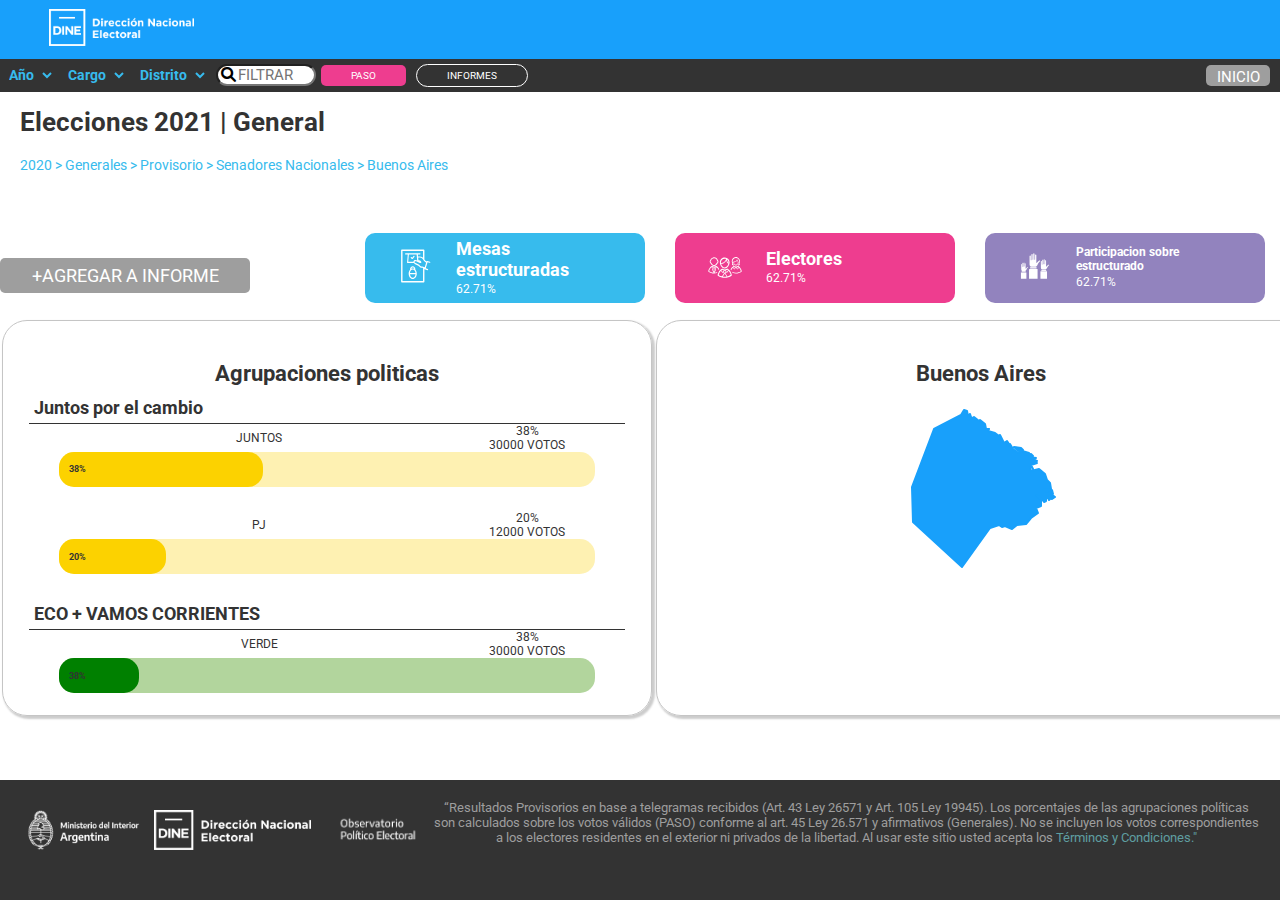
<file: generales.html>
<!DOCTYPE html>
<html lang="es">

<head>
  <meta charset="UTF-8" />
  <meta name="viewport" content="width=device-width, initial-scale=1.0" />
  <link rel="shortcut icon" href="img/icons/favicon-16x16.png">
  
  <title>Generales | GOB</title>

  <link rel="stylesheet" href="https://cdnjs.cloudflare.com/ajax/libs/font-awesome/6.0.0-beta3/css/all.min.css" />
  <link rel="stylesheet" href="https://cdnjs.cloudflare.com/ajax/libs/fontawesome/5.15.4/css/all.min.css"
    crossorigin="anonymous" referrerpolicy="no-referrer" />
  <!-- Estilos CSS -->
  <link rel="stylesheet" href="css/common.css" />
  <link rel="stylesheet" href="./css/pages/generales.css">
</head>

<body>

  <head>
    <meta charset="UTF-8" />
    <meta name="viewport" content="width=device-width, initial-scale=1.0" />
    <link rel="shortcut icon" href="img/icons/favicon-16x16.png">
    <title>Generales | GOB</title>

    <link rel="stylesheet" href="https://cdnjs.cloudflare.com/ajax/libs/font-awesome/6.0.0-beta3/css/all.min.css" />
    <link rel="stylesheet" href="https://cdnjs.cloudflare.com/ajax/libs/fontawesome/5.15.4/css/all.min.css"
      crossorigin="anonymous" referrerpolicy="no-referrer" />
    <!-- Estilos CSS -->
    <link rel="stylesheet" href="css/common.css" />
    <link rel="stylesheet" href="css/pages/generales.css" />
  </head>

  <body>
    <header>
      <!--Barra de logo portal-->
      <div class="barra-de-logo">
        <a href="index.html">
          <img src="img/Logo_DINE_negativo.png" alt="logo" class="logo" />
        </a>
      </div>
      <!--Barra de menú principal-->
      <div class="barra-de-menu">
        <div class="selects">
          <select name="Año" class="anio" id="select-anio">
            <option value="none" selected disabled>Año</option>
          </select>
          <select name="Cargo" class="cargo" id="select-cargo">
            <option value="none" selected disabled>Cargo</option>
          </select>
          <select name="Distrito" class="distrito" id="select-districto">
            <option value="none" selected disabled>Distrito</option>
          </select>
          <i class="fa-solid fa-magnifying-glass" id="Lupa"></i>
          <input type="search" class="filtrar" placeholder="FILTRAR">
        </div>
        <ul>
          <li><a class="boton-paso" href="paso.html">PASO</a></li>
        </ul>
        <ul>
          <li><a class="boton-informe" href="informes.html">INFORMES</a></li>
        </ul>
        <ul class="inicio">
          <li><a href="index.html">INICIO</a></li>
        </ul>
      </div>
    </header>
    <!-- Contenido principal de la página --> 
    <main>
      <div class="mensajes">
        <div class="verde" id="mensaje-verde">
          <p><i class="fa fa-thumbs-up"></i> Se agregó con éxito el resultado al informe</p>
        </div>
        <div class="rojo" id="mensaje-rojo">
          <p><i class="fa fa-exclamation-triangle"></i> Error: Se produjo un error al intentar agregar resultados al informe</p>
        </div>
        <div class="amarillo" id="mensaje-amarillo">
          <p><i class="fa fa-exclamation"></i> La operación no se pudo completar</p>
        </div>
    </div>
      <!--Seccion para agregar una palicula favorita por codigo-->
      <div class="texto">
        <h1 class="titulo-principal" id="titulo-principal">Elecciones 2021 | General</h1>

        <p class="texto-path" id="ruta-elecciones">2020 > Generales > Provisorio > Senadores Nacionales > Buenos
          Aires</p>
      </div>
      <div class="all-container">
        <div class="contenedor-cajas">
          
            <button class="agregar-informe">
              <span>+Agregar a informe</span>
            </button>
         
          <div class="derecha">
            <div class="mesas-estructuradas">
              <div class="icono-mesa">
                <svg version="1.1" id="Capa_1" xmlns="http://www.w3.org/2000/svg"
                            xmlns:xlink="http://www.w3.org/1999/xlink" x="0px" y="0px" width="841.889px"
                            height="595.281px" viewBox="0 0 841.889 595.281" enable-background="new 0 0 841.889 595.281"
                            xml:space="preserve" class="v-icon__component theme--light"
                            style="font-size: 50px; height: 50px; width: 50px;">
                            <g>
                                <path fill="#FFFFFF"
                                    d="M671.434,227.503l-43.614-14.145c-2.358-1.179-4.716-1.179-8.252,1.179
                                                                        c-2.357,1.179-4.715,3.536-4.715,5.894l-1.179,3.536c-9.431-8.251-22.396-20.039-34.185-35.363V31.827
                                                                        c0-7.072-5.894-11.788-11.788-11.788H198.746c-7.073,0-11.788,5.895-11.788,11.788v530.448c0,7.072,4.715,11.787,11.788,11.787
                                                                        h368.955c7.073,0,11.788-4.715,11.788-11.787V348.917c1.179,2.357,3.536,3.536,4.715,4.716l44.794,14.145c1.179,0,2.357,0,3.536,0
                                                                        c4.715,0,8.251-2.357,9.43-7.072s-1.179-10.609-5.894-12.967l0,0l-34.185-11.787l30.648-102.554l34.185,10.608l0,0
                                                                        c4.715,1.179,10.608-1.179,12.966-7.072C679.685,234.576,676.149,228.682,671.434,227.503z M555.914,550.487H210.533V43.615
                                                                        h345.381v113.162c-29.47-25.934-77.799-21.218-83.693-20.039l-3.536-34.185h35.363c5.894,0,10.609-4.715,10.609-10.609
                                                                        c0-5.894-4.716-10.608-10.609-10.608H262.4c-4.715,2.357-9.43,7.072-9.43,12.966c0,5.895,4.715,10.609,10.608,10.609h35.363
                                                                        l-11.787,132.022c0,2.357,1.179,5.894,2.357,8.251c2.357,2.358,4.715,3.537,7.072,3.537h103.731
                                                                        c5.895,9.43,15.324,12.966,16.503,14.145c0,0,29.47,15.324,51.866,24.755c12.967,5.894,15.324,9.43,20.039,14.145
                                                                        c2.357,3.537,5.894,7.073,10.609,10.609c14.146,12.967,34.185,14.146,40.078,15.324l17.682,4.715L555.914,550.487z
                                                                        M456.897,203.927l-8.251-3.536c-1.179-1.179-17.682-8.251-31.827-3.536c-8.251,2.357-14.145,8.251-18.86,17.682
                                                                        c-2.357,4.715-3.536,8.251-3.536,12.967h-87.229l10.608-122.593h130.844L456.897,203.927z M585.383,319.448l-42.436-11.788
                                                                        c-1.179,0-2.357,0-3.536,0c0,0-17.682,0-28.291-9.431c-3.536-3.536-5.894-7.072-8.251-9.43
                                                                        c-5.894-7.073-11.788-12.967-27.112-20.039c-22.396-9.431-50.687-24.755-51.865-24.755c0,0-7.073-3.536-9.431-9.43
                                                                        c-1.179-3.536-1.179-7.072,1.179-10.609c2.357-4.715,4.716-5.894,7.073-7.072c5.894-2.357,14.145,1.179,17.682,2.357l62.475,25.933
                                                                        c4.715,1.18,15.324,4.716,22.396-2.357c4.715-4.715,3.536-11.787-2.357-21.218c-10.609-16.503-29.469-20.039-37.721-20.039
                                                                        c-1.179,0-2.357,0-2.357,0c-1.179,0-2.357,0-3.536,0l0,0l-4.716-36.542l-1.179-8.251c0,0,0,0,1.179,0
                                                                        c0,0,56.581-8.252,76.621,24.754c15.323,25.933,38.899,50.688,56.58,62.475L585.383,319.448z">
                                </path>
                                <path fill="#FFFFFF"
                                    d="M368.49,179.174c2.357,1.179,3.536,2.357,5.894,2.357l0,0l0,0c3.536,0,5.895-1.179,8.252-3.536
                                                                        l29.469-35.363c3.536-4.715,2.357-10.609-1.179-14.146c-2.357-1.179-4.715-2.357-7.072-2.357c-2.358,0-4.716,1.179-7.073,3.536
                                                                        l-12.966,15.324l-9.431,11.788l-5.894-4.716l-4.715-3.536c-4.716-3.536-10.609-2.357-14.146,2.357
                                                                        c-3.536,4.716-2.357,10.609,2.357,14.146L368.49,179.174z">
                                </path>
                                <path fill="#FFFFFF"
                                    d="M427.428,359.526c0-2.357,0-3.536,0-5.894c0,0,0,0,0-1.18l0,0l0,0c0-28.29-20.039-50.688-44.793-50.688
                                                                        c-24.755,0-44.794,22.397-44.794,50.688l0,0l0,0c0,2.358,0,4.716,0,7.073c-14.145,16.503-23.575,40.078-23.575,67.189l0,0l0,0
                                                                        c0,48.33,30.648,88.408,68.369,88.408c37.72,0,68.368-40.078,68.368-88.408l0,0l0,0
                                                                        C451.003,399.604,441.573,376.029,427.428,359.526z M382.635,495.085c-23.576,0-43.615-25.933-47.151-57.76h94.302
                                                                        C427.428,469.152,407.389,495.085,382.635,495.085z M406.21,344.202c-7.073-3.536-15.324-5.894-23.575-5.894
                                                                        c-8.252,0-16.503,2.357-23.576,5.894c3.537-12.967,12.967-21.218,23.576-21.218C394.422,321.805,403.853,331.235,406.21,344.202z
                                                                        M382.635,358.347c23.575,0,43.614,24.754,47.15,57.76h-94.302C339.02,383.101,359.059,358.347,382.635,358.347z">
                                </path>
                            </g>
                        </svg>
              </div>
              <div class="contenido-mesa">
                <h3>Mesas estructuradas</h3>
                <p>62.71%</p>
              </div>
            </div>
            <div class="electores">
              <div class="icono-electores">
                <svg version="1.1" id="Layer_1" xmlns="http://www.w3.org/2000/svg"
                            xmlns:xlink="http://www.w3.org/1999/xlink" x="0px" y="0px" width="841.889px"
                            height="595.281px" viewBox="0 0 841.889 595.281" enable-background="new 0 0 841.889 595.281"
                            xml:space="preserve" class="v-icon__component theme--light"
                            style="font-size: 50px; height: 50px; width: 50px;">
                            <title>comunidad</title>
                            <path fill="#FFFFFF"
                                d="M462.824,342.115h-0.59c-3.125-1.252-6.67-0.854-9.438,1.062c-10.771,7.341-23.424,11.436-36.453,11.797
                                                                        c-13.2-0.436-26.022-4.519-37.043-11.797c-2.89-1.642-6.43-1.642-9.319,0c-54.148,26.779-76.682,98.859-71.845,112.897
                                                                        c0.632,1.725,1.735,3.237,3.186,4.365c34.136,22.816,73.983,35.608,115.021,36.925c41.28-0.521,81.446-13.472,115.257-37.161
                                                                        c1.454-1.173,2.557-2.724,3.186-4.482C539.387,440.739,516.973,368.659,462.824,342.115z M458.813,359.693
                                                                        c5.067,2.88,9.848,6.237,14.275,10.027l-21.707,27.016l-21.353-26.426c10.135-1.979,19.866-5.647,28.784-10.854V359.693z
                                                                        M434.039,395.084l-17.342,20.999c0,0,0,0.59,0,0.826c0,0.235,0,0,0-0.826l-17.224-20.999l17.578-21.471L434.039,395.084z
                                                                        M373.992,359.693c8.952,5.199,18.728,8.83,28.902,10.735l-21.588,26.308l-22.061-27.252c4.616-3.762,9.55-7.117,14.746-10.027
                                                                        V359.693z M315.007,447.464c5.307-26.169,17.715-50.372,35.863-69.957l25.6,32.088c1.272,1.329,3,2.13,4.837,2.241
                                                                        c1.824-0.022,3.548-0.841,4.719-2.241l4.837-5.898l12.977,15.69l-31.853,52.497c-20.349-4.863-39.705-13.204-57.216-24.656
                                                                        L315.007,447.464z M416.579,478.725c-10.703-0.196-21.366-1.381-31.852-3.539l31.852-52.143l32.088,52.496
                                                                        c-10.662,1.965-21.481,2.952-32.323,2.95L416.579,478.725z M461.29,472.709l-32.441-52.851l12.977-15.69l4.955,5.898
                                                                        c1.138,1.441,2.883,2.27,4.719,2.242l0,0c1.824-0.023,3.548-0.842,4.719-2.242l25.718-32.56
                                                                        c18.07,19.442,30.544,43.411,36.099,69.367c-17.312,11.868-36.609,20.539-56.979,25.6L461.29,472.709z">
                            </path>
                            <path fill="#FFFFFF"
                                d="M416.462,340.935c45.3,0,81.753-54.856,81.753-100.157c1.717-45.184-33.521-83.204-78.705-84.92
                                                                        s-83.204,33.521-84.92,78.706c-0.078,2.07-0.078,4.144,0,6.214C334.59,286.079,371.043,340.935,416.462,340.935z M480.756,240.778
                                                                        c0,1.298,0,2.596,0,3.894c-18.168-6.606-25.364-40.229-27.842-56.98C470.381,199.714,480.797,219.574,480.756,240.778z
                                                                        M352.05,240.778c0.387-35.316,29.094-63.76,64.412-63.822c7.58,0.036,15.093,1.435,22.178,4.129
                                                                        c-5.771,25.088-21.943,46.535-44.475,58.985c-12.627,7.394-27.523,9.911-41.88,7.079C352.168,244.553,352.05,242.666,352.05,240.778
                                                                        z M362.549,260.244c13.056-0.269,25.851-3.71,37.278-10.028c19.154-10.271,34.437-26.506,43.531-46.244
                                                                        c4.719,20.645,14.864,47.188,35.392,53.087c-6.96,32.56-33.268,66.418-62.406,66.418s-54.03-32.089-61.816-63.94
                                                                        C357.182,259.952,359.863,260.188,362.549,260.244z"></path>
                            <path fill="#FFFFFF"
                                d="M542.454,249.036l0.944,3.186c0.522,1.727,0.839,3.508,0.943,5.309l0,0c-0.551,1.18-1.966,3.657-4.247,7.433
                                                                        l-1.062,1.77c-1.563,2.695-1.181,6.096,0.943,8.376c6.438,6.525,14.637,11.034,23.595,12.977c0.584,0.114,1.185,0.114,1.77,0
                                                                        c3.892,0.367,7.345-2.489,7.713-6.381c0.352-3.722-2.251-7.075-5.943-7.658c-4.577-1.021-8.934-2.859-12.859-5.427
                                                                        c1.602-2.582,2.87-5.356,3.775-8.258c0.116-1.177,0.116-2.362,0-3.539c-0.062-3.077-0.537-6.133-1.416-9.083l-0.943-3.422
                                                                        c0-1.298-0.826-2.595-1.18-3.893v-1.18c-3.318-7.425-5.047-15.462-5.073-23.595c0.729-30.418,25.977-54.486,56.395-53.759
                                                                        s54.486,25.977,53.759,56.395c-0.187,7.795-2.025,15.461-5.395,22.492l-2.124,7.433c-0.941,3.021-1.457,6.157-1.533,9.319
                                                                        c-0.116,1.177-0.116,2.362,0,3.539c-0.056,0.352-0.056,0.71,0,1.062c0.976,2.515,2.201,4.926,3.657,7.196
                                                                        c-2.936,1.979-6.159,3.49-9.556,4.483c-3.891,0.815-6.383,4.629-5.567,8.52c0.815,3.89,4.63,6.382,8.52,5.566
                                                                        c0.443-0.093,0.877-0.228,1.294-0.401c7.512-2.082,14.32-6.159,19.701-11.797c2.093-2.286,2.518-5.642,1.062-8.376l-1.062-1.77
                                                                        c-0.943-1.534-3.421-5.663-4.246-7.314v-0.59c0.017-1.81,0.336-3.604,0.943-5.309c0.59-2.478,1.298-4.837,1.77-6.371
                                                                        c15.945-34.834,0.633-75.999-34.201-91.944s-75.999-0.633-91.944,34.201c-8.279,18.087-8.396,38.857-0.319,57.036L542.454,249.036z">
                            </path>
                            <path fill="#FFFFFF"
                                d="M642.375,297.64c-2.532-1.03-5.412-0.72-7.668,0.825c-8.872,5.963-19.276,9.24-29.965,9.438
                                                                        c-10.801-0.386-21.289-3.732-30.318-9.674c-2.138-1.544-4.956-1.771-7.313-0.59l0,0c-23.636,13.269-41.938,34.323-51.789,59.575
                                                                        c3.657,4.247,7.078,8.612,10.263,12.977c5.804-16.099,14.791-30.863,26.426-43.413l24.42,27.134
                                                                        c0.923,1.054,2.257,1.656,3.657,1.651l0,0c1.508-0.124,2.886-0.899,3.775-2.124l20.526-29.729l20.881,30.201
                                                                        c0.928,1.18,2.285,1.943,3.775,2.123l0,0c1.43-0.02,2.79-0.615,3.774-1.651l24.893-27.134c15.105,16.03,25.513,35.905,30.082,57.452
                                                                        c-24.783,16.33-53.728,25.214-83.405,25.6c-22.516-0.792-44.649-6.045-65.12-15.454c3.217,5.863,6.131,11.888,8.73,18.05
                                                                        c18.353,6.987,37.713,10.971,57.334,11.797c33.779-0.463,66.647-11.022,94.376-30.318c1.199-0.993,2.098-2.301,2.596-3.775
                                                                        C705.608,378.923,687.204,319.819,642.375,297.64z M579.615,342.705l-20.881-22.65c3.726-2.86,7.67-5.425,11.797-7.668
                                                                        c7.562,4.349,15.827,7.343,24.42,8.848L579.615,342.705z M629.989,342.705l-14.864-21.353c8.595-1.564,16.855-4.598,24.42-8.966
                                                                        c4.164,2.182,8.113,4.749,11.797,7.668L629.989,342.705z"></path>
                            <path fill="#FFFFFF"
                                d="M628.337,190.877c-1.385-2.284-4.359-3.014-6.644-1.628c-1.115,0.676-1.91,1.773-2.204,3.044
                                                                        c-6.253,27.959-24.774,29.492-39.639,30.79c-8.729,0.708-18.639,1.651-18.639,11.207c0,24.185,19.465,53.323,43.53,53.323
                                                                        c24.066,0,43.649-29.139,43.649-53.323C643.531,219.045,636.794,204.462,628.337,190.877z M604.743,278.057
                                                                        c-17.932,0-33.976-24.42-34.094-43.649c3.214-1.169,6.607-1.768,10.027-1.77c13.213-1.18,34.447-2.949,44.711-27.251
                                                                        c5.456,9.175,9.925,18.903,13.331,29.021C638.719,253.637,622.792,278.057,604.743,278.057z">
                            </path>
                            <path fill="#FFFFFF"
                                d="M313.709,362.996c3.304-4.011,6.843-7.903,10.5-11.797c-10.078-22.699-27.316-41.47-49.076-53.44l0,0
                                                                        c-2.572-1.03-5.487-0.721-7.786,0.825c-8.815,5.99-19.19,9.271-29.847,9.438c-10.771-0.347-21.232-3.697-30.2-9.674
                                                                        c-2.422-1.345-5.365-1.345-7.786,0c-44.476,22.061-62.879,81.046-58.985,92.606c0.544,1.449,1.483,2.717,2.713,3.657
                                                                        c28.015,18.697,60.712,29.161,94.377,30.201c16.017-0.268,31.911-2.851,47.188-7.669c1.908-5.903,4.153-11.693,6.724-17.341
                                                                        c-14.479,5.61-29.701,9.067-45.183,10.263l25.01-51.553c1.152-2.354,0.273-5.196-2.005-6.488l-10.146-5.898l21.234-27.605
                                                                        C295.008,330.396,306.432,345.669,313.709,362.996z M153.741,384.349c5.684-25.848,19.895-49.032,40.346-65.828l21.234,27.487
                                                                        l-10.146,5.898c-2.234,1.332-3.06,4.165-1.887,6.488l24.892,51.554C201.697,407.4,176.191,398.629,153.741,384.349z
                                                                        M232.192,396.146l-18.285-37.751l10.971-6.488c1.257-0.7,2.157-1.9,2.478-3.304c0.226-1.408-0.114-2.85-0.943-4.011l-24.303-32.088
                                                                        l0,0c9.059,5.185,19.108,8.401,29.493,9.438c0.472,22.65,0.708,55.564,0.59,73.731V396.146z M247.764,344.593
                                                                        c-1.677,2.163-1.283,5.275,0.879,6.952c0.171,0.132,0.35,0.253,0.536,0.362l10.972,6.488l-17.932,38.341c0-12.505,0-35.392,0-74.204
                                                                        c10.56-1.072,20.771-4.369,29.965-9.673l0,0L247.764,344.593z">
                            </path>
                            <path fill="#FFFFFF"
                                d="M180.521,255.171c5.19,10.382,23.594,41.525,56.743,41.525c33.15,0,51.554-31.144,56.744-41.525
                                                                        c7.55-3.822,12.906-10.921,14.511-19.229c4.03-10.152,3.024-21.612-2.714-30.908c-1.321-1.697-2.869-3.205-4.601-4.482
                                                                        c-9.042-35.281-44.972-56.552-80.253-47.51c-23.321,5.977-41.532,24.188-47.509,47.51c-1.962,1.255-3.68,2.854-5.073,4.719
                                                                        c-5.66,9.234-6.664,20.588-2.713,30.672C167.249,244.36,172.775,251.508,180.521,255.171z M180.521,214.235
                                                                        c1.003-1.31,2.491-2.16,4.129-2.359l0,0c0.77,0.139,1.506-0.372,1.645-1.142c0.003-0.013,0.005-0.025,0.007-0.038
                                                                        c3.3-27.756,28.475-47.581,56.23-44.281c23.217,2.76,41.521,21.064,44.28,44.281c0.178,0.805,0.959,1.325,1.77,1.18
                                                                        c1.693,0.124,3.247,0.987,4.247,2.359c1.651,2.241,3.067,7.078,0,17.342c-1.415,4.954-4.247,10.735-8.848,9.438
                                                                        c-0.716-0.241-1.494,0.122-1.77,0.825c-7.668,19.584-24.892,39.284-45.772,39.284s-38.223-19.818-45.891-39.52
                                                                        c-0.238-0.571-0.797-0.944-1.416-0.944l0,0c-4.601,1.534-7.55-4.364-8.966-9.319c-2.595-10.027-1.18-14.864,0.473-17.105H180.521z">
                            </path>
                        </svg>
              </div>
              <div class="contenido-electores">
                <h3>Electores</h3>
                <p>62.71%</p>
              </div>
            </div>
            <div class="participacion-sobre-estructurado">
              <div class="icono-participacion">
                <svg version="1.1" id="Layer_1" xmlns="http://www.w3.org/2000/svg"
                            xmlns:xlink="http://www.w3.org/1999/xlink" x="0px" y="0px" width="841.889px"
                            height="595.281px" viewBox="0 0 841.889 595.281" enable-background="new 0 0 841.889 595.281"
                            xml:space="preserve" class="v-icon__component theme--light"
                            style="font-size: 50px; height: 50px; width: 50px;">
                            <title>participacion</title>
                            <path fill="#FFFFFF"
                                d="M508.832,212.347c-2.05-2.229-4.488-4.068-7.195-5.427c-2.793-1.033-5.824-1.238-8.73-0.59
                            c-1.705,0.26-3.37,0.735-4.955,1.416c-10.957,5.935-20.277,14.485-27.133,24.892c-4.26,6.344-10.35,11.24-17.46,14.038V116.909
                            c1.236-5.799-2.462-11.501-8.261-12.737s-11.502,2.462-12.737,8.261c-0.315,1.476-0.315,3.001,0,4.477v70.782
                            c0,2.802-2.271,5.073-5.073,5.073s-5.072-2.271-5.072-5.073V97.326c0.751-6.472-3.886-12.327-10.357-13.079
                            c-0.048-0.006-0.095-0.011-0.143-0.016c-6.479,0.673-11.188,6.473-10.515,12.953c0.005,0.047,0.011,0.095,0.016,0.142v90.247
                            c0,2.802-2.271,5.073-5.072,5.073c-2.802,0-5.073-2.271-5.073-5.073v-80.81c0.771-6.364-3.682-12.18-10.027-13.095
                            c-6.48,0.673-11.188,6.473-10.515,12.953c0.005,0.047,0.01,0.095,0.016,0.142v90.365c0,2.802-2.271,5.073-5.073,5.073
                            s-5.072-2.271-5.072-5.073v-61.816c0.751-6.472-3.886-12.327-10.357-13.079c-0.048-0.005-0.095-0.011-0.143-0.016
                            c-6.48,0.674-11.188,6.473-10.515,12.953c0.005,0.047,0.01,0.095,0.016,0.142v128.234c-1.572,18.48,6.725,36.419,21.824,47.188
                            h81.636c11.325-6.8,20.806-16.28,27.605-27.605c2.595-4.837,4.837-9.319,7.078-13.566c6.687-16.377,16.459-31.315,28.785-44.003
                            c3.446-2.846,7.115-5.409,10.971-7.668c1.093-0.64,1.863-1.711,2.123-2.949C509.631,214.033,509.414,213.078,508.832,212.347z">
                            </path>
                            <path fill="#FFFFFF" d="M328.573,348.25h127.645c4.495,0,8.14,3.645,8.14,8.14l0,0v154.66l0,0H320.552l0,0V356.272
                            C320.615,351.868,324.17,348.313,328.573,348.25z"></path>
                            <rect x="339.073" y="317.695" fill="#FFFFFF" width="108.061" height="22.533"></rect>
                            <path fill="#FFFFFF" d="M657.24,282.422c-1.578-1.706-3.458-3.105-5.544-4.129c-2.162-0.592-4.444-0.592-6.606,0
                            c-1.346,0.213-2.655,0.61-3.894,1.18c-8.328,4.552-15.416,11.073-20.645,18.993c-3.306,4.799-7.938,8.529-13.331,10.736v-99.804
                            c1.083-4.431-1.632-8.899-6.062-9.982c-4.431-1.082-8.899,1.632-9.982,6.062c-0.314,1.288-0.314,2.632,0,3.92V263.9
                            c0.207,2.307-1.473,4.354-3.774,4.602c-2.343-0.122-4.143-2.12-4.021-4.462c0.002-0.047,0.005-0.093,0.009-0.14v-69.484
                            c1.083-4.431-1.632-8.899-6.062-9.981c-4.431-1.083-8.899,1.631-9.982,6.062c-0.314,1.288-0.314,2.632,0,3.92v69.013
                            c0.373,2.117-1.041,4.137-3.159,4.51c-2.117,0.372-4.136-1.042-4.509-3.159c-0.078-0.447-0.078-0.904,0-1.351v-61.816
                            c0.939-4.463-1.918-8.843-6.381-9.781c-4.463-0.939-8.842,1.917-9.781,6.381c-0.235,1.121-0.235,2.279,0,3.4v69.721
                            c0.737,2.02-0.303,4.255-2.322,4.992c-2.02,0.736-4.254-0.303-4.991-2.322c-0.315-0.862-0.315-1.808,0-2.67v-47.188
                            c0.938-4.463-1.918-8.842-6.381-9.781s-8.843,1.918-9.781,6.381c-0.236,1.121-0.236,2.279,0,3.4v98.152
                            c-1.186,13.88,4.937,27.377,16.162,35.627h62.524c8.877-5.241,16.299-12.623,21.588-21.471l5.309-10.382
                            c5.146-12.51,12.633-23.922,22.061-33.622c2.67-2.135,5.467-4.104,8.376-5.898c0.834-0.489,1.431-1.3,1.652-2.241
                            C657.869,283.641,657.694,282.938,657.24,282.422z"></path>
                            <path fill="#FFFFFF" d="M519.332,386.472h97.68c3.453,0,6.252,2.799,6.252,6.252v117.971l0,0H512.608l0,0V392.724
                            c-0.01-3.453,2.781-6.26,6.234-6.27C519.006,386.454,519.169,386.46,519.332,386.472z">
                            </path>
                            <rect x="527.354" y="363.114" fill="#FFFFFF" width="82.698" height="17.224"></rect>
                            <path fill="#FFFFFF" d="M304.508,320.173c-1.309-1.415-2.869-2.575-4.602-3.421c-1.851-0.524-3.812-0.524-5.662,0l-3.186,0.943
                            c-6.955,3.823-12.869,9.291-17.224,15.927c-2.748,4.048-6.654,7.173-11.207,8.966v-83.76c0.419-4.117-2.505-7.824-6.606-8.376
                            c-4.149,0.493-7.14,4.218-6.725,8.376v45.536c0.135,1.95-1.337,3.641-3.287,3.774c-0.005,0.001-0.011,0.001-0.016,0.001
                            c-1.909-0.187-3.322-1.861-3.186-3.775v-57.688c0.352-4.139-2.607-7.824-6.725-8.376c-4.116,0.552-7.075,4.237-6.724,8.376v57.688
                            c0.343,1.792-0.831,3.523-2.623,3.866c-1.792,0.344-3.522-0.831-3.865-2.623c-0.079-0.41-0.079-0.832,0-1.243v-51.671
                            c0.412-4.134-2.593-7.824-6.725-8.258c-4.1,0.493-7.071,4.144-6.725,8.258v57.688c0.001,1.759-1.425,3.186-3.184,3.187
                            s-3.186-1.425-3.187-3.184c0-0.001,0-0.002,0-0.003v-39.049c0.352-4.139-2.607-7.824-6.725-8.376
                            c-4.149,0.493-7.139,4.218-6.725,8.376v82.58c-1.079,11.861,4.222,23.405,13.921,30.318h52.144
                            c7.469-4.531,13.645-10.91,17.931-18.521l4.483-8.612c4.286-10.447,10.533-19.979,18.403-28.077c2.212-1.854,4.58-3.511,7.078-4.954
                            c0.715-0.38,1.199-1.085,1.298-1.888C305.219,321.508,305.073,320.68,304.508,320.173z">
                            </path>
                            <path fill="#FFFFFF" d="M189.368,406.999h81.518c2.867,0,5.19,2.324,5.19,5.191v98.859l0,0h-91.898l0,0V412.19
                            C184.178,409.323,186.501,406.999,189.368,406.999z"></path>
                            <rect x="195.975" y="387.534" fill="#FFFFFF" width="69.013" height="14.393"></rect>
                        </svg>
              </div>
              <div class="contenido-participacion">
                <h3>Participacion sobre estructurado</h3>
                <p>62.71%</p>
              </div>
            </div>
          </div>
        </div>

        <div class="grid-container">
          <div class="grid-1">
            <table class="grilla">
              <thead>
                <h2>Agrupaciones politicas</h2>
              </thead>
              <tbody>
                <tr>
                  <td>
                    <h3 class="sub-titulo">Juntos por el cambio</h3>
                    <div class="text">
                      <p class="partido-politico">JUNTOS</p>
                      <p>38%<br>30000 VOTOS</p>
                    </div>

                    <div class="progress" style="background: var(--grafica-amarillo-claro);">
                      <div class="progress-bar" style="width:38%; background: var(--grafica-amarillo);">
                      <span class="progress-bar-text">38%</span>
                      </div>
                    </div>
                  </td> 
                </tr>
                <tr>
                    <td>
                      <div class="text">
                      <p class="partido-politico">PJ</p>
                      <p>20%<br>12000 VOTOS</p>
                      </div>
                      <div class="progress" style="background: var(--grafica-amarillo-claro);">
                        <div class="progress-bar" style="width:20%; background: var(--grafica-amarillo);">
                        <span class="progress-bar-text">20%</span>
                        </div>
                      </div>
                    </td>
                </tr>
                <tr>
                  <td>
                    <h3 class="sub-titulo">ECO + VAMOS CORRIENTES</h3>
                    <div class="text">
                      <p class="partido-politico">VERDE</p>
                      <p>38%<br>30000 VOTOS</p>
                    </div>

                    <div class="progress" style="background: var(--grafica-verde-claro);">
                      <div class="progress-bar" style="width:15%;   background-color: green;">
                      <span class="progress-bar-text">38%</span>
                      </div>
                    </div>
                  </td>
                </tr>
              </tbody>
            </table>



          </div>
          <div class="grid-2">
            <table class="grilla">
              <thead>
                <h2>Buenos Aires</h2>
              </thead>
              <tbody>
                <tr>
                  <td class="bs-as">
                    <svg height="210" width="300"><path class="leaflet-interactive" stroke="#18a0fb"
                      stroke-opacity="1" stroke-width="2" stroke-linecap="round" stroke-linejoin="round"
                      fill="#18a0fb" fill-opacity="1" fill-rule="evenodd" d="M182 61L179 56L176 58L178 56L176
                      53L173 55L169 47L168 48L164 45L157 43L158 41L155 41L154 36L149 32L148 33L143 29L142
                      30L145 32L140 29L138 32L137 30L140 29L139 26L137 28L136 23L133 22L130 27L103 41L81
                      99L82 134L131 179L159 140L168 137L171 139L174 138L181 141L186 137L195 136L200 130L207
                      125L205 120L210 118L210 112L205 107L210 110L213 114L215 113L215 110L217 110L218 112L219
                      111L217 109L221 111L224 109L220 106L222 106L221 102L218 102L216 104L215 103L217 102L212
                      102L220 101L219 95L216 92L214 86L208 81L200 83L199 80L201 79L202 81L200 77L206 75L203
                      75L203 73L206 73L201 71L205 70L199 69L198 68L202 68L200 66L195 67L194 66L198 65L188
                      62L192 62L190 60L183 59L189 64L187 65z"></path></svg>
                      
                  </td>
                </tr>
              </tbody>
            </table>
          </div>
          <div class="grid-3">
            <table class="grilla">
              <thead>
                <h2>Resumen de Votos</h2>
              </thead>
              <tbody>
                <tr>
                  <td class="resumen-votos">
                    <div class="chart-wrap horizontal">
                      <div class="grid">
                      <div class="bar" style="--bar-value:85%;--bar-color:var(--grafica-amarillo);"
                      data-name="Partido 1" title="Your Blog 85%"></div>
                      <div class="bar" style="--bar-value:23%;--bar-color:var(--grafica-lila2);" data-name="Partido 2" title="Medium
                      23%"></div>
                      <div class="bar" style="--bar-value:7%;--bar-color:var(--grafica-bordo);" data-name="Partido 3" title="Tumblr
                      7%"></div>
                      <div class="bar" style="--bar-value:38%;--bar-color:var(--grafica-celeste);" data-name="Partido 4" title="Facebook
                      38%"></div>
                      <div class="bar" style="--bar-value:35%;--bar-color:var(--grafica-lila);" data-name="Partido 5" title="YouTube
                      35%"></div>
                      <div class="bar" style="--bar-value:30%;--bar-color:var(--grafica-bordo);" data-name="Partido 6" title="LinkedIn
                      30%"></div>

                      <div class="bar" style="--bar-value:20%;--bar-color:var(--grafica-gris);" data-name="Otros" title="Other
                      20%"></div>
                      </div>
                      </div>
                      
                  </td>
                </tr>
              </tbody>
            </table>
          </div>
        </div>
      </div>

    </main>
    <!--Pie de página-->

    <footer>
      <div class="footer-container">
        <div class="footer-img">
          <img src="img/icons/Ministerio-del-Interior_pluma.1ab9a7a7.png" alt="ministerio" />
          <img src="img/icons/Logo_DINE_negativo.a88f983e.png" alt="dine-neg" />
          <img src="img/icons/logos_001-10.4430c8d5.png" alt="001logo" />
        </div>
        <div class="footer-parrafo">
          <p>
            “Resultados Provisorios en base a telegramas recibidos (Art. 43 Ley
            26571 y Art. 105 Ley 19945). Los porcentajes de las agrupaciones
            políticas son calculados sobre los votos válidos (PASO) conforme al
            art. 45 Ley 26.571 y afirmativos (Generales). No se incluyen los
            votos correspondientes a los electores residentes en el exterior ni
            privados de la libertad. Al usar este sitio usted acepta los
            <a href="www.google.com" id="link-footer">Términos y Condiciones."</a>
          </p>
        </div>
      </div>
    </footer>
  </body>
  <script src="js/pages/generales.js"></script>

</html>
</file>
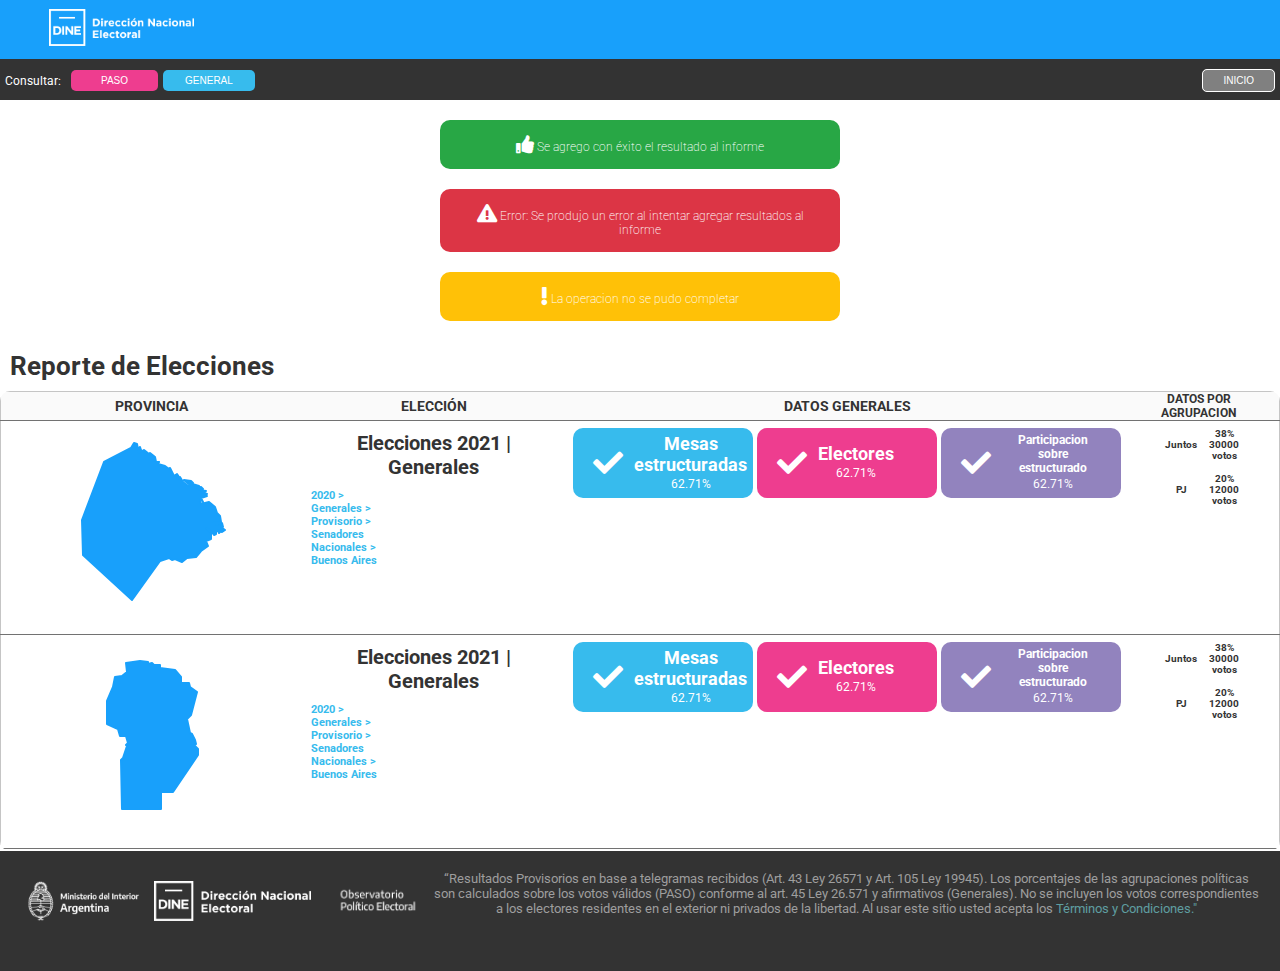
<file: informes.html>
<!DOCTYPE html>
<html lang="es">
  <head>
    <meta charset="UTF-8" />
    <meta name="viewport" content="width=device-width, initial-scale=1.0" />
    <link rel="shortcut icon" href="img/icons/favicon-16x16.png">
    <title>Informe</title>
    
    <link
      rel="stylesheet"
      href="https://cdnjs.cloudflare.com/ajax/libs/font-awesome/6.0.0-beta3/css/all.min.css"
    />
    <link
      rel="stylesheet"
      href="https://cdnjs.cloudflare.com/ajax/libs/fontawesome/5.15.4/css/all.min.css"
      crossorigin="anonymous"
      referrerpolicy="no-referrer"
    />
    <!-- Estilos CSS -->
    <link rel="stylesheet" href="css/common.css" />
    <link rel="stylesheet" href="./css/pages/informes.css">
  </head>
  <body>
    <header>
      <!--Barra de logo portal-->
      <div class="barra-de-logo">
        <a href="index.html">
          <img src="img/Logo_DINE_negativo.png" alt="logo" class="logo" />
        </a>
      </div>
      <!--Barra de menú principal-->
      <div class="barra-de-menu">
        <p id="parrafo">Consultar: </p>
        <ul>
          <li><a class="boton-paso" href="paso.html">Paso</a></li>
          
        </ul>
        <ul>
          <li><a class="boton-general" href="generales.html">General</a></li>
          
        </ul>
        <ul  class="contenedor-informe">
          <li><a class="boton-informe" href="./index.html">Inicio</a></li>
         
        </ul>
      </div>
    </header>
    <!-- Contenido principal de la página -->
    <main>
          <div class="mensjaes">
            <div class="verde">
      
              <p> <i class="fa fa-thumbs-up"></i> Se agrego con éxito el resultado al informe</p>
            </div>
            <div class="rojo">
              <p> <i class=" fa fa-exclamation-triangle"></i> Error: Se produjo un error al intentar agregar resultados al
                informe</p>
            </div>
            <div class="amarillo">
              <p> <i class="fa fa-exclamation"></i> La operacion no se pudo completar</p>
            </div>
          </div>
      <h1>Reporte de Elecciones</h1>
      <div class="contenedor-principal">
        <div class="contenedor-tabla">
          <table class="grilla">
            <thead>
              <tr>
                <th class="provincia">PROVINCIA</th>
                <th class="eleccion">ELECCIÓN</th>
                <th class="datos-generales">DATOS GENERALES</th>
                <th class="datos-agrupados">DATOS POR AGRUPACION</th>
              </tr>
            </thead>
            <tbody>
              <tr>
                <td class="provincia"><svg height="210" width="300"><path class="leaflet-interactive" stroke="#18a0fb"
                  stroke-opacity="1" stroke-width="2" stroke-linecap="round" stroke-linejoin="round"
                  fill="#18a0fb" fill-opacity="1" fill-rule="evenodd" d="M182 61L179 56L176 58L178 56L176
                  53L173 55L169 47L168 48L164 45L157 43L158 41L155 41L154 36L149 32L148 33L143 29L142
                  30L145 32L140 29L138 32L137 30L140 29L139 26L137 28L136 23L133 22L130 27L103 41L81
                  99L82 134L131 179L159 140L168 137L171 139L174 138L181 141L186 137L195 136L200 130L207
                  125L205 120L210 118L210 112L205 107L210 110L213 114L215 113L215 110L217 110L218 112L219
                  111L217 109L221 111L224 109L220 106L222 106L221 102L218 102L216 104L215 103L217 102L212
                  102L220 101L219 95L216 92L214 86L208 81L200 83L199 80L201 79L202 81L200 77L206 75L203
                  75L203 73L206 73L201 71L205 70L199 69L198 68L202 68L200 66L195 67L194 66L198 65L188
                  62L192 62L190 60L183 59L189 64L187 65z"></path></svg></td>
                <td class="eleccion">
                  <p class="texto-elecciones-chico">Elecciones 2021 | Generales</p>
                  <p class="texto-path-chico">2020 > Generales > Provisorio > Senadores Nacionales > Buenos Aires</p>
                </td>
                <td>
                  <div  class="contenido-datos-generales">
                  <div class="mesas-estructuradas">
                    <div class="icono-mesa">
                      <i class="fa fa-check"></i> 
                    </div>
                    <div class="contenido-mesa">
                      <h3>Mesas estructuradas</h3>
                      <p>62.71%</p>
                    </div>
                  </div>
                  <div class="electores">
                    <div class="icono-electores">
                      <i class="fa fa-check"></i> 
                    </div>
                    <div class="contenido-electores">
                      <h3>Electores</h3>
                      <p>62.71%</p>
                    </div>
                  </div>
                  <div class="participacion-sobre-estructurado">
                    <div class="icono-participacion">
                      <i class="fa fa-check"></i> 
                    </div>
                    <div class="contenido-participacion">
                      <h3>Participacion sobre estructurado</h3>
                      <p>62.71%</p>
                    </div>
                  </div>
                </td>
                <td class="contenido-datos-agrupados">
                  <table class="sub-grilla">
                    <tr>
                      <th class="first-column">Juntos</th>
                      <th class="second-column">38% 30000 votos</th>
                    </tr>
                    <tr>
                      <th class="first-column">PJ</th>
                      <th class="second-column">20% 12000 votos</th>
                    </tr>
                  </table>
                </td>
              </tr>
              <tr>
                <td class="provincia"><svg height="210" width="300"><path class="leaflet-interactive" stroke="#18a0fb"
                  stroke-opacity="1" stroke-width="2" stroke-linecap="round" stroke-linejoin="round"
                  fill="#18a0fb" fill-opacity="1" fill-rule="evenodd" d="M125 101L127 108L125 110L126
                  111L122 123L120 125L121 174L160 174L160 157L172 157L197 120L197 114L193 110L195 109L194
                  105L191 99L189 98L186 84L190 80L196 57L189 52L188 48L180 48L180 42L174 35L159 33L159
                  30L153 30L151 28L147 29L147 27L139 26L125 28L126 37L121 41L114 42L112 52L106 66L106
                  89L117 94L119 101z"></path></svg></td>
                <td class="eleccion">
                  <p class="texto-elecciones-chico">Elecciones 2021 | Generales</p>
                  <p class="texto-path-chico">2020 > Generales > Provisorio > Senadores Nacionales > Buenos Aires</p>
                </td>
                <td>
                  <div class="contenido-datos-generales">
                  <div class="mesas-estructuradas">
                    <div class="icono-mesa">
                      <i class="fa fa-check"></i> 
                    </div>
                    <div class="contenido-mesa">
                      <h3>Mesas estructuradas</h3>
                      <p>62.71%</p>
                    </div>
                  </div>
                  <div class="electores">
                    <div class="icono-electores">
                      <i class="fa fa-check"></i> 
                    </div>
                    <div class="contenido-electores">
                      <h3>Electores</h3>
                      <p>62.71%</p>
                    </div>
                  </div>
                  <div class="participacion-sobre-estructurado">
                    <div class="icono-participacion">
                      <i class="fa fa-check"></i> 
                    </div>
                    <div class="contenido-participacion">
                      <h3>Participacion sobre estructurado</h3>
                      <p>62.71%</p>
                    </div>
                  </div>
                </td>
                <td class="contenido-datos-agrupados">
                  <table class="sub-grilla">
                    <tr>
                      <th class="first-column">Juntos</th>
                      <th class="second-column">38% 30000 votos</th>
                    </tr>
                    <tr>
                      <th class="first-column">PJ</th>
                      <th class="second-column">20% 12000 votos</th>
                    </tr>
                  </table>
                </td>
              </tr>
              <tr>
                <td class="imagen-provincia"><svg height="210" width="300"><path class="leaflet-interactive" stroke="#18a0fb"
                  stroke-opacity="1" stroke-width="2" stroke-linecap="round" stroke-linejoin="round"
                  fill="#18a0fb" fill-opacity="1" fill-rule="evenodd" d="M106 135L108 138L109 135L116
                  136L122 132L123 133L131 130L139 134L143 141L148 145L147 139L151 137L153 133L152 131L154
                  131L159 126L160 121L168 117L169 114L174 109L176 103L180 102L183 95L186 93L189 87L192
                  86L193 83L197 85L195 80L197 80L198 78L194 73L194 69L188 60L189 58L186 57L180 64L177
                  60L174 60L173 62L170 60L164 61L145 55L130 56L127 58L124 61L126 69L125 72L123 77L120
                  77L119 80L120 91L117 100L116 102L114 102L112 106L110 106L108 111L108 117L106 121L109
                  127L106 133L107 135z"></path></svg></td>
                <td class="eleccion">
                  <p class="texto-elecciones-chico">Elecciones 2021 | Generales</p>
                  <p class="texto-path-chico">2020 > Generales > Provisorio > Senadores Nacionales > Buenos Aires</p>
                </td>
                <td>
                  <div class="contenido-datos-generales">
                  <div class="mesas-estructuradas">
                    <div class="icono-mesa">
                      <i class="fa fa-check"></i> 
                    </div>
                    <div class="contenido-mesa">
                      <h3>Mesas estructuradas</h3>
                      <p>62.71%</p>
                    </div>
                  </div>
                  <div class="electores">
                    <div class="icono-electores">
                      <i class="fa fa-check"></i> 
                    </div>
                    <div class="contenido-electores">
                      <h3>Electores</h3>
                      <p>62.71%</p>
                    </div>
                  </div>
                  <div class="participacion-sobre-estructurado">
                    <div class="icono-participacion">
                      <i class="fa fa-check"></i> 
                    </div>
                    <div class="contenido-participacion">
                      <h3>Participacion sobre estructurado</h3>
                      <p>62.71%</p>
                    </div>
                  </div>
                </td>
                <td class="contenido-datos-agrupados">
                  <table class="sub-grilla">
                    <tr>
                      <th class="first-column">Juntos</th>
                      <th class="second-column">38% 30000 votos</th>
                    </tr>
                    <tr>
                      <th class="first-column">PJ</th>
                      <th class="second-column">20% 12000 votos</th>
                    </tr>
                  </table>
                </td>
              </tr>
              <tr>
                <td class="provincia"><svg height="210" width="800"><path class="leaflet-interactive" stroke="#18a0fb"
                  stroke-opacity="1" stroke-width="2" stroke-linecap="round" stroke-linejoin="round"
                  fill="#18a0fb" fill-opacity="1" fill-rule="evenodd" d="M152 149L198 149L200 144L198
                  136L204 132L203 127L210 120L196 108L192 106L189 107L187 106L186 102L180 101L176 93L168
                  89L167 85L161 78L155 75L147 68L145 64L140 63L129 54L119 51L119 58L95 89L134 89L134
                  149z"></path></svg></td>
                <td class="eleccion">
                  <p class="texto-elecciones-chico">Elecciones 2021 | Generales</p>
                  <p class="texto-path-chico">2020 > Generales > Provisorio > Senadores Nacionales > Buenos Aires</p>
                </td>
                <td>
                  <div class="contenido-datos-generales">
                  <div class="mesas-estructuradas">
                    <div class="icono-mesa">
                      <i class="fa fa-check"></i> 
                    </div>
                    <div class="contenido-mesa">
                      <h3>Mesas estructuradas</h3>
                      <p>62.71%</p>
                    </div>
                  </div>
                  <div class="electores">
                    <div class="icono-electores">
                      <i class="fa fa-check"></i> 
                    </div>
                    <div class="contenido-electores">
                      <h3>Electores</h3>
                      <p>62.71%</p>
                    </div>
                  </div>
                  <div class="participacion-sobre-estructurado">
                    <div class="icono-participacion">
                      <i class="fa fa-check"></i> 
                    </div>
                    <div class="contenido-participacion">
                      <h3>Participacion sobre estructurado</h3>
                      <p>62.71%</p>
                    </div>
                  </div>
                </td>
                <td class="contenido-datos-agrupados">
                  <table class="sub-grilla">
                    <tr>
                      <th class="first-column">Juntos</th>
                      <th class="second-column">38% 30000 votos</th>
                    </tr>
                    <tr>
                      <th class="first-column">PJ</th>
                      <th class="second-column">20% 12000 votos</th>
                    </tr>
                  </table>
                </td>
              </tr>
              <tr>
                <td class="provincia"><svg height="210" width="800"><path class="leaflet-interactive" stroke="#18a0fb"
                  stroke-opacity="1" stroke-width="2" stroke-linecap="round" stroke-linejoin="round"
                  fill="#18a0fb" fill-opacity="1" fill-rule="evenodd" d="M94 37L63 37L64 41L59 43L58
                  41L55 46L57 52L55 54L55 71L64 74L59 82L61 82L61 85L62 84L64 87L67 88L67 90L63 92L63
                  94L66 97L61 103L62 112L72 111L73 113L75 112L78 116L78 118L76 118L75 120L76 123L74
                  125L69 122L65 124L56 123L57 128L68 130L70 136L73 139L73 141L70 144L68 144L70 147L63
                  149L64 150L62 155L66 161L66 164L158 164L163 156L164 151L172 140L181 138L181 136L186
                  132L188 133L190 131L194 131L196 133L197 131L202 133L203 130L205 129L200 126L201 122L207
                  117L208 118L211 111L210 105L212 104L209 91L210 88L216 80L216 78L222 72L232 68L232
                  66L226 66L216 60L217 58L226 52L232 53L235 56L234 60L236 64L248 61L249 56L245 39L236
                  43L239 48L237 50L227 50L225 49L228 44L217 41L215 37L105 37z"></path></svg></td>
                <td class="eleccion">
                  <p class="texto-elecciones-chico">Elecciones 2021 | Generales</p>
                  <p class="texto-path-chico">2020 > Generales > Provisorio > Senadores Nacionales > Buenos Aires</p>
                </td>
                <td>
                  <div class="contenido-datos-generales">
                  <div class="mesas-estructuradas">
                    <div class="icono-mesa">
                      <i class="fa fa-check"></i> 
                    </div>
                    <div class="contenido-mesa">
                      <h3>Mesas estructuradas</h3>
                      <p>62.71%</p>
                    </div>
                  </div>
                  <div class="electores">
                    <div class="icono-electores">
                      <i class="fa fa-check"></i> 
                    </div>
                    <div class="contenido-electores">
                      <h3>Electores</h3>
                      <p>62.71%</p>
                    </div>
                  </div>
                  <div class="participacion-sobre-estructurado">
                    <div class="icono-participacion">
                      <i class="fa fa-check"></i> 
                    </div>
                    <div class="contenido-participacion">
                      <h3>Participacion sobre estructurado</h3>
                      <p>62.71%</p>
                    </div>
                  </div>
                </td>
                <td class="contenido-datos-agrupados">
                  <table class="sub-grilla">
                    <tr>
                      <th class="first-column">Juntos</th>
                      <th class="second-column">38% 30000 votos</th>
                    </tr>
                    <tr>
                      <th class="first-column">PJ</th>
                      <th class="second-column">20% 12000 votos</th>
                    </tr>
                  </table>
                </td>
              </tr>
              <tr>
                <td class="provincia"><svg height="210" width="800"><path class="leaflet-interactive" stroke="#18a0fb"
                  stroke-opacity="1" stroke-width="2" stroke-linecap="round" stroke-linejoin="round"
                  fill="#18a0fb" fill-opacity="1" fill-rule="evenodd" d="M98 46L97 86L107 89L119 99L123
                  99L123 101L127 105L140 114L146 124L154 128L158 136L163 137L167 142L169 141L174 143L189
                  155L190 149L191 150L192 148L192 140L198 133L199 134L198 132L200 131L199 130L202 124L206
                  122L202 113L196 108L194 109L191 106L189 107L186 104L178 102L165 95L165 93L150 83L145
                  84L140 81L137 82L131 80L124 72L118 69L115 65L111 64L105 58L105 56L99 48L100
                  47z"></path></svg>
                  </td>
                <td class="eleccion">
                  <p class="texto-elecciones-chico">Elecciones 2021 | Generales</p>
                  <p class="texto-path-chico">2020 > Generales > Provisorio > Senadores Nacionales > Buenos Aires</p>
                </td>
                <td>
                  <div class="contenido-datos-generales">
                  <div class="mesas-estructuradas">
                    <div class="icono-mesa">
                      <i class="fa fa-check"></i> 
                    </div>
                    <div class="contenido-mesa">
                      <h3>Mesas estructuradas</h3>
                      <p>62.71%</p>
                    </div>
                  </div>
                  <div class="electores">
                    <div class="icono-electores">
                      <i class="fa fa-check"></i> 
                    </div>
                    <div class="contenido-electores">
                      <h3>Electores</h3>
                      <p>62.71%</p>
                    </div>
                  </div>
                  <div class="participacion-sobre-estructurado">
                    <div class="icono-participacion">
                      <i class="fa fa-check"></i> 
                    </div>
                    <div class="contenido-participacion">
                      <h3>Participacion sobre estructurado</h3>
                      <p>62.71%</p>
                    </div>
                  </div>
                </td>
                <td class="contenido-datos-agrupados">
                  <table class="sub-grilla">
                    <tr>
                      <th class="first-column">Juntos</th>
                      <th class="second-column">38% 30000 votos</th>
                    </tr>
                    <tr>
                      <th class="first-column">PJ</th>
                      <th class="second-column">20% 12000 votos</th>
                    </tr>
                  </table>
                </td>
              </tr>
            </tbody>
          </table>
        </div>
      </div>  
    </main>
    <!--Pie de página-->
    <footer>
      <div class="footer-container">
        <div class="footer-img">
          <img
            src="img/icons/Ministerio-del-Interior_pluma.1ab9a7a7.png"
            alt="ministerio"
          />
          <img src="img/icons/Logo_DINE_negativo.a88f983e.png" alt="dine-neg" />
          <img src="img/icons/logos_001-10.4430c8d5.png" alt="001logo" />
        </div>
        <div class="footer-parrafo">
          <p>
            “Resultados Provisorios en base a telegramas recibidos (Art. 43 Ley
            26571 y Art. 105 Ley 19945). Los porcentajes de las agrupaciones
            políticas son calculados sobre los votos válidos (PASO) conforme al
            art. 45 Ley 26.571 y afirmativos (Generales). No se incluyen los
            votos correspondientes a los electores residentes en el exterior ni
            privados de la libertad. Al usar este sitio usted acepta los
            <a href="www.google.com" id="link-footer">Términos y Condiciones."</a>
          </p>
        </div>
      </div>
    </footer>
  </body>
</html>
</file>
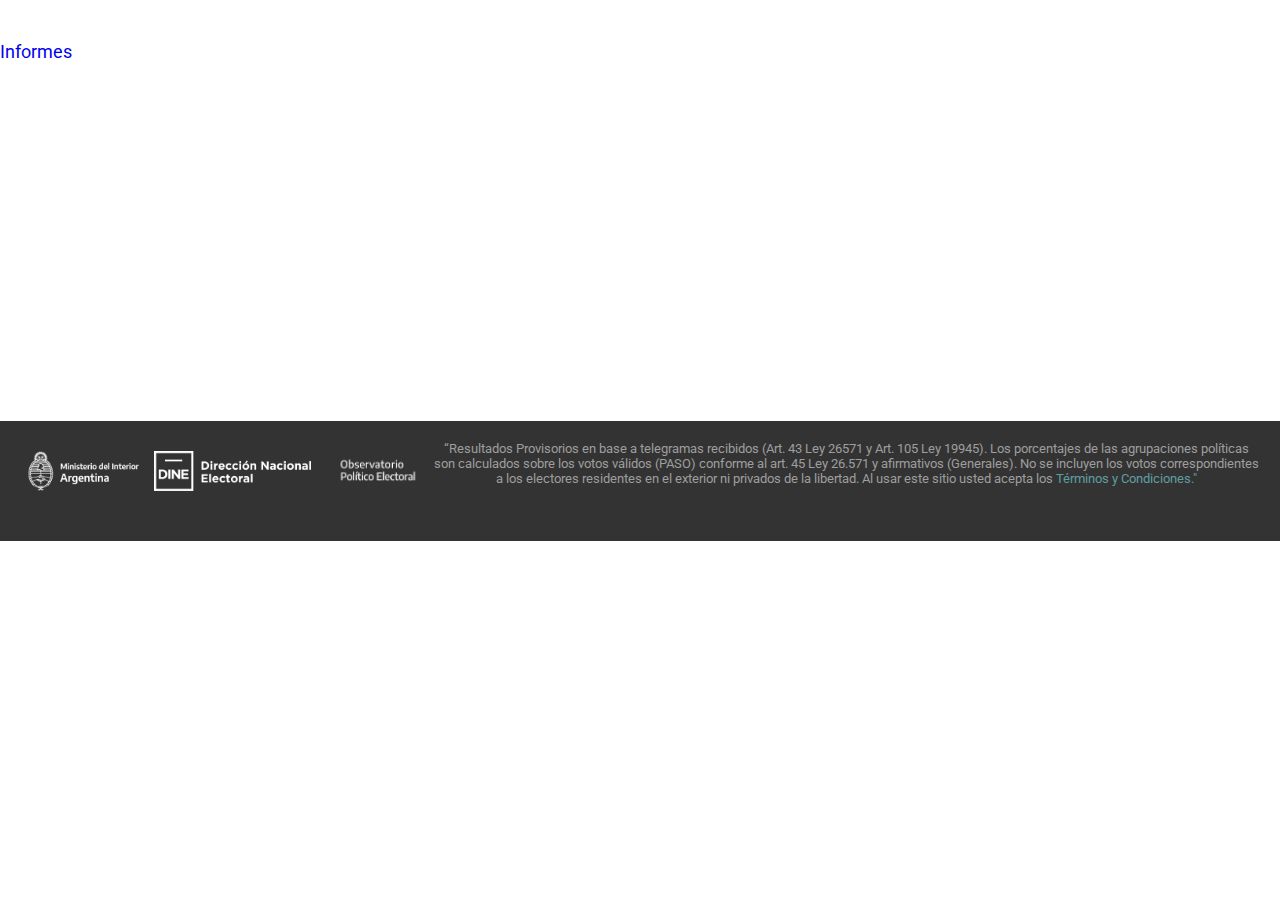
<file: paso.html>
<!DOCTYPE html>
<html lang="es">
  <head>
    <meta charset="UTF-8" />
    <meta name="viewport" content="width=device-width, initial-scale=1.0" />
    <title>Sistema de Publicación de Resultados Electorales</title>
    <link rel="shortcut icon" type="image/png" href="favicon-16x16.png" />
    <link
      rel="stylesheet"
      href="https://cdnjs.cloudflare.com/ajax/libs/font-awesome/6.0.0-beta3/css/all.min.css"
    />
    <link
      rel="stylesheet"
      href="https://cdnjs.cloudflare.com/ajax/libs/fontawesome/5.15.4/css/all.min.css"
      crossorigin="anonymous"
      referrerpolicy="no-referrer"
    />
    <!-- Estilos CSS -->
    <link rel="stylesheet" href="#">
    <link rel="stylesheet" href="css/common.css" />
  </head>
  <body>
    <header>
      <!--Barra de logo portal-->
      <div class="header-page">
        <a href="index.html">
          <img src="img/Logo_DINE_negativo.png" alt="logo" class="logo" />
        </a>
      </div>
      <!--Barra de menú principal-->
      <div class="back-container">
        <ul>
          <li><a class="active" href="informes.html">Informes</a></li>
          <li><a href="#contact"></a></li>
        </ul>
      </div>
    </header>
    <!-- Contenido principal de la página -->
    
        <!--Seccion para agregar una palicula favorita por codigo-->
        
          
    <!--Pie de página-->
    <footer>
      <div class="footer-container">
        <div class="footer-img">
          <img
            src="img/icons/Ministerio-del-Interior_pluma.1ab9a7a7.png"
            alt="ministerio"
          />
          <img src="img/icons/Logo_DINE_negativo.a88f983e.png" alt="dine-neg" />
          <img src="img/icons/logos_001-10.4430c8d5.png" alt="001logo" />
        </div>
        <div class="footer-parrafo">
          <p>
            “Resultados Provisorios en base a telegramas recibidos (Art. 43 Ley
            26571 y Art. 105 Ley 19945). Los porcentajes de las agrupaciones
            políticas son calculados sobre los votos válidos (PASO) conforme al
            art. 45 Ley 26.571 y afirmativos (Generales). No se incluyen los
            votos correspondientes a los electores residentes en el exterior ni
            privados de la libertad. Al usar este sitio usted acepta los
            <a href="#" id="link-footer">Términos y Condiciones."</a>
          </p>
        </div>
      </div>
    </footer>
  </body>
</html>
</file>
<file: css/common.css>
@import url("https://fonts.googleapis.com/css?family=Roboto:100,300,400,500,700,900");

* {
  margin: 0;
  padding: 0;
  text-decoration: none;
  list-style: none;
  box-sizing: border-box;
  font-size: large;
  font-family: Roboto;
}

:root {
  --magenta: #ee3d8f;
  --celeste: #37bbed;
  --morado: #9283be;
  --gris-claro: #9e9e9e;
  --titulos: #333;
  --textos: #333;
  --fondo-pantalla: rgb(235, 245, 251);
  --fondo-Cabecera: #18a0fb;
  --fondo-Footer: #333;
  --fondo-Menu: #333;
  --texto-footer: #9e9e9e;
  --titulo-Grilla: #727272;
  --borde-inferior-Grilla: #727272;
  --borde-Grilla: #c5c5c5;
  --grafica-amarillo: rgb(252, 210, 0);
  --grafica-amarillo-claro: rgba(252, 210, 0, 0.3);
  --grafica-celeste: rgb(0, 169, 232);
  --grafica-celeste-claro: rgba(0, 169, 232, 0.3);
  --grafica-bordo: rgb(171, 40, 40);
  --grafica-bordo-claro: rgba(171, 40, 40, 0.3);
  --grafica-lila: rgb(112, 76, 159);
  --grafica-lila-claro: rgba(112, 76, 159, 0.5);
  --grafica-lila2: rgb(77, 46, 110);
  --grafica-lila2-claro: rgba(77, 46, 110, 0.5);
  --grafica-gris: rgb(128, 128, 128);
  --grafica-gris-claro: rgb(128, 128, 128, 0.5);
  --grafica-verde: rgb(102, 171, 60);
  --grafica-verde-claro: rgba(102, 171, 60, 0.5);
  --mensaje-usuario-amarillo: #ffc107;
  --mensaje-usuario-verde: #28a745;
  --mensaje-usuario-rojo: #dc3545;
}
p{
  font-size: 12px;
  color: var(--textos);
}

h1{
  font-size: 26px;
  color: var(--titulos);
  padding-bottom: 20px;
}

h2{
  font-size: 22px;
  color: var(--titulos);
}

h3{
  font-size: 18px;
  color: var(--titulos);
}

body {
  display: flex;
  flex-direction: column;
  min-height: 100vh;
}
main {
  flex: 1;
}

.barra-de-logo {
  padding: 0.5em;
  background-color: var(--fondo-Cabecera);
  color: white;
  width: 100%;
  margin-top: 0px;
  margin-top: auto;
}
.logo {
  width: 185px;
  padding-left: 40px;
}

.barra-de-menu {
  margin: 0px ;
  padding-top: 10px;
  background-color: var(--fondo-Menu);
  width: 100%;
  
}
footer {
  background-color: var(--fondo-Footer);
  color: var(--texto-footer);
  padding: 20px;
  padding-bottom: 40px;
  text-align: center;
  width: 100%;
  margin: auto;
  bottom: 0;
}

.footer-container {
  display: grid;
  grid-template-columns: 1fr 2fr;
  align-items: center;
  text-align: center;
}

.footer-img {
  display: flex;
  justify-content: space-around;
  height: 40px;
  width: auto;
}

.footer-parrafo p {
  font-size: small;
  height: 60px;
  margin: 0 auto;
  color: var(--texto-footer);
  justify-content: center;
}

#link-footer {
  font-size: small;
  height: 60px;
  margin: 0 auto;
  color: cadetblue;
}

#link-footer:hover {
  color: #fff;
}

#link-footer:active {
  color: blue;
}
</file>
<file: css/pages/generales.css>
select {
  background-color: transparent;
  border: 0;
  font-size: 14px;
  height: 30px;
  padding: 5px;
  color: var(--celeste);
  font-weight: bold;
}

.barra-de-menu {
  display: flex;
  align-items: center;
  justify-content: space-between;
  padding: 0px;
}

.titulo-principal {
  margin-top: 15px;
}

.filtrar {
  background-color: white;
  border-radius: 15px;
  font-family: #fff;
  font-size: 15px;
  width: 100px;
  padding-left: 15px;
  padding-inline-start: 20px;
}

.barra-de-menu i {
  color: rgb(0, 0, 0);

  align-items: center;
  margin-left: -15px;
  outline: none;
  cursor: pointer;
  font-size: 15px;
  transform: translateX(160%);
}

.boton-paso {
  background-color: var(--magenta);
  border-radius: 5px;
  padding: 5px 3em;
  font-size: 10px;
  text-transform: uppercase;
  color: #fff;
  margin: 5px;
  display: flex;
}

.boton-paso:hover {
  background-color: var(--gris-claro);
}

.boton-informe {
  border: 1px solid white;
  border-radius: 15px;
  font-size: 10px;
  text-align: center;
  color: white;
  margin: 5px;
  padding: 5px 3em;
  display: flex;
}

.boton-informe:hover {
  background-color: var(--gris-claro);
}

.inicio {
  background-color: var(--gris-claro);
  display: flex;
  justify-content: center;
  align-items: center;
  margin-right: 10px;
  border-radius: 5px;

  color: #fff;
  font-size: 5px;
  text-transform: uppercase;

  margin-left: auto;
  width: 5%;
}

.inicio a {
  color: white;
  font-size: 15px;
}

.inicio:hover {
  background-color: var(--textos);
}

.verde p {
  display: none;
  border-radius: 10px;
  width: 400px;
  margin: 20px auto;
  padding: 15px;
  color: #ffffff;
  font-size: 12px;
  font-weight: 200;
  text-align: center;
  align-items: center;
  justify-content: center;

  background-color: var(--mensaje-usuario-verde);
}

.rojo p {
  background-color: var(--mensaje-usuario-rojo);

  display: none;
  border-radius: 10px;
  width: 400px;
  margin: 20px auto;
  padding: 15px;
  color: #ffffff;
  font-size: 12px;
  font-weight: 200;
  text-align: center;
  align-items: center;
  justify-content: center;
}

.amarillo p {
  background-color: var(--mensaje-usuario-amarillo);
  display: none;
  border-radius: 10px;
  width: 400px;
  margin: 20px auto;
  padding: 15px;
  color: #ffffff;
  font-size: 12px;
  font-weight: 200;
  text-align: center;
  align-items: center;
  justify-content: center;
}

.texto-path {
  font-size: 14px;
  font-family: Roboto;
  color: var(--celeste);
  padding-bottom: 45px;
}

.texto {
  padding-left: 20px;
}

.contenedor-cajas {
  display: flex;
  justify-content: center;
}

.agregar-informe {
  cursor: pointer;
  border: 0;
  background-color: var(--gris-claro);
  color: white;
  font-size: 10px;
  border-radius: 5px;
  text-transform: uppercase;
  height: 35px;
  width: 250px;
  margin-top: auto;
  margin-bottom: 25px;
  min-width: 250px;
}

.agregar-informe:hover {
  color: var(--textos);
}

.derecha {
  display: flex;
  margin-left: auto;
}

.derecha {
  display: flex;
  margin-left: auto;
}
.mesas-estructuradas {
  display: flex;
  align-items: center;
  margin: 15px;
  width: 280px;
  height: 70px;
  padding: 0.5rem 1rem;
  font-family: #fff;
  border-radius: 10px;
  background-color: var(--celeste);
  color: white;
}

.icono-mesa {
  flex: 0 0 30%;
  text-align: center;
  transform: translateX(-5px);
}

.icono-mesa i {
  font-size: 30px;
}

.contenido-mesa h3 {
  color: white;
}

.contenido-mesa p {
  line-height: 1.5;
  color: white;
  font-size: 12px;
}

.icono-mesa {
  flex: 0 0 30%;
  text-align: center;
  transform: translateX(-5px);
}

.icono-mesa i {
  font-size: 30px;
}

.contenido-mesa h3 {
  color: white;
}

.contenido-mesa p {
  line-height: 1.5;
  color: white;
  font-size: 12px;
}

.electores {
  display: flex;
  align-items: center;
  margin: 15px;
  width: 280px;
  height: 70px;
  padding: 0.5rem 1rem;
  font-family: #fff;
  border-radius: 10px;
  background-color: var(--magenta);
  color: white;
}

.icono-electores {
  flex: 0 0 30%;
  text-align: center;
  transform: translateX(-5px);
}

.icono-electores i {
  font-size: 30px;
}

.contenido-electores h3 {
  color: white;
}

.contenido-electores p {
  line-height: 1.5;
  color: white;
  font-size: 12px;
}

.participacion-sobre-estructurado {
  display: flex;
  align-items: center;
  margin: 15px;
  width: 280px;
  height: 70px;
  padding: 0.5rem 1rem;
  font-family: #fff;
  border-radius: 10px;
  background-color: var(--morado);
  color: white;
}

.icono-participacion {
  flex: 0 0 30%;
  text-align: center;
  transform: translateX(-5px);
}

.icono-participacion i {
  font-size: 30px;
}

.contenido-participacion h3 {
  color: white;
  font-size: 12px;
}

.contenido-participacion p {
  line-height: 1.5;
  color: white;
  font-size: 12px;
}

.grid-container {
  display: grid;
  grid-template-columns: 1fr 1fr 1fr;
  text-align: center;
  margin: auto;
}

.grid-1 {
  margin: 2px;
  border-radius: 25px;
  border: 1px solid var(--borde-Grilla);
  box-shadow: 2px 2px 2px 1px rgba(0, 0, 0, 0.2);
  overflow-y: scroll;
  overflow-x: hidden;
  width: 650px;
}

.grid-2 {
  margin: 2px;
  border-radius: 25px;
  border: 1px solid var(--borde-Grilla);
  box-shadow: 2px 2px 2px 1px rgba(0, 0, 0, 0.2);
  width: 650px;
}

.grid-3 {
  margin: 2px;
  border-radius: 25px;
  border: 1px solid var(--borde-Grilla);
  box-shadow: 2px 2px 2px 1px rgba(0, 0, 0, 0.2);
  width: 650px;
}

.all-container {
  margin: auto;
  max-width: 2000px;
  padding-bottom: 15px;
}

.grid-1 h2 {
  font-weight: bold;
  padding: 1.8em 0 0 0;
  text-align: center;
  white-space: nowrap;
}

.grid-2 h2 {
  font-weight: bold;
  padding: 1.8em 0 0 0;
  text-align: center;
  white-space: nowrap;
}

.grid-3 h2 {
  font-weight: bold;
  padding: 1.8em 0 0 0;
  text-align: center;
  white-space: nowrap;
}

.grid-1 tbody {
  height: 325px;
}

table {
  margin: auto;
  border: 0;
  min-width: 600px;
  overflow: scroll;
}

.grid-1 h3 {
  text-align: left;
  padding: 5px;
}

.text {
  display: flex;
  width: 90%;
}
.partido-politico {
  margin: auto;
}

.sub-titulo {
  border-bottom: 1px solid;
}

/*barra de progreso*/
.progress {
  height: 35px;
  width: 90%;
  margin: auto;
  border-radius: 15px;
  margin-bottom: 15px;
}
.progress-bar {
  height: 100%;
  display: flex;
  align-items: center;
  transition: width 0.25s;
  border-radius: 15px;
}
.progress-bar-text {
  margin-left: 10px;
  font-weight: bold;
  color: var(--textos);
  font-size: 9px;
}

.chart-wrap {
  --chart-width: 260px;
  --grid-color: #aaa;
  --bar-thickness: 25px;
  --bar-rounded: 3px;
  --bar-spacing: 10px;
  font-family: sans-serif;
  width: var(--chart-width);
  margin: auto;
  padding-top: 35px;
}
.chart-wrap .title {
  font-weight: bold;
  padding: 1.8em 0 2.8em;
  text-align: center;
  white-space: nowrap;
}
/* cuando definimos el gráfico en horizontal, lo giramos 90 grados */
.chart-wrap.horizontal .grid {
  transform: rotate(-90deg);
  margin: auto;
}
.chart-wrap.horizontal .bar::after {
  /* giramos las letras para horizontal*/
  transform: rotate(45deg);
  padding-top: 0px;
  display: block;
}
.chart-wrap .grid {
  margin-left: 50px;
  position: relative;
  padding: 5px 0 5px 0;
  height: 100%;
  width: 100%;
  border-left: 2px solid var(--grid-color);
  font-size: 10px;
}
/* posicionamos el % del gráfico*/
.chart-wrap .grid::before {
  font-size: 0.8em;

  font-weight: bold;
  content: "0%";
  position: absolute;
  left: -0.5em;
  top: -1.5em;
}
.chart-wrap .grid::after {
  font-size: 0.8em;
  font-weight: bold;
  content: "100%";
  position: absolute;
  right: -1.5em;
  top: -1.5em;
}
/* giramos las valores de 0% y 100% para horizontal */
.chart-wrap.horizontal .grid::before,
.chart-wrap.horizontal .grid::after {
  transform: rotate(90deg);
}
.chart-wrap .bar {
  width: var(--bar-value);
  height: var(--bar-thickness);
  margin: var(--bar-spacing) 0;
  background-color: var(--bar-color);
  border-radius: 0 var(--bar-rounded) var(--bar-rounded) 0;
}
.chart-wrap .bar:hover {
  opacity: 0.7;
}
.chart-wrap .bar::after {
  content: attr(data-name);
  margin-left: 100%;
  padding: 10px;
  display: inline-block;
  white-space: nowrap;
}
</file>
<file: css/pages/informes.css>
/*NAV-BAR*/
.barra-de-menu{
  display: flex;
  padding-bottom: 10px;
  width: 100%;
  
}

li{
  transform:translateY(-2px) ;
}

#parrafo {
  padding: 5px 5px 0px 5px;
  color: #fff;
}

.boton-paso {
  background-color: var(--magenta);
  border-radius: 5px;
  padding: 5px 3em;
  font-family: Arial, sans-serif;
  font-size: 10px;
  text-transform: uppercase;
  color: #fff;
  margin: 5px;
  
  text-align: center;
}

.boton-paso:hover {
  background-color: var(--gris-claro);

}


.boton-general {
  background-color: var(--celeste);
  border-radius: 5px;
  padding: 5px 2.2em;
  font-family: Arial, sans-serif;
  font-size: 10px;
  text-transform: uppercase;
  color: #fff;

}

.boton-general:hover {
  background-color: var(--gris-claro);

}



.boton-informe {
  border: 1px solid white;
  border-radius: 5px;
  font-size: 10px;
  font-family: Arial, sans-serif;
  text-transform: uppercase;
  text-align: center;
  color: white;
  padding: 5px 2em;
  margin: 5px;
  background-color: gray;
  

  
}
.boton-informe:hover {
  background-color: var(--gris-claro);
}
.contenedor-informe {
  margin-left: auto;
}



/*Confirmaciones*/
.verde p{
    
  border-radius: 10px;
  width: 400px;
  margin: 20px auto;
  padding: 15px;
  color:  #FFffFF;
  font-size: 12px;
  font-weight: 200;
  text-align: center;
  align-items: center;
  justify-content: center;

  background-color: var(--mensaje-usuario-verde);

}

.rojo p{
  background-color: var(--mensaje-usuario-rojo);
  
  border-radius: 10px;
  width: 400px;
  margin: 20px auto;
  padding: 15px;
  color:  #FFffFF;
  font-size: 12px;
  font-weight: 200;
  text-align: center;
  align-items: center;
  justify-content: center;

}

.amarillo p{
  background-color: var(--mensaje-usuario-amarillo);
  
  border-radius: 10px;
  width: 400px;
  margin: 20px auto;
  padding: 15px;
  color:  #FFffFF;
  font-size: 12px;
  font-weight: 200;
  text-align: center;
  align-items: center;
  justify-content: center;

}


/* Estilos de la grilla principal */
h1 {
  padding: 10px;
}
.contenedor-principal {
  display: flex;
  align-items: center;
  justify-content: center;

}
.contenedor-tabla {
  overflow-y: scroll;
  max-height: 460px;
  border-radius: 10px;
  justify-content: center;
}
.grilla {
  margin: 0 auto 50px auto;
  border: 1px solid var(--borde-Grilla);
  border-collapse: collapse;
  background-color: rgb(250, 250, 250);
}

/* Estilos de la cabecera (THEADER) */
.grilla thead {
  text-align: center;
  color: var(--titulo-Grilla);
  padding: 10px 20px;
  font-size: 14px;
  font-weight: bold;
  text-transform: uppercase;
  border-bottom: 1px solid var(--borde-inferior-Grilla);
  
}

/* Estilos del cuerpo (TBODY) */
.grilla tbody {
  
  /* Estilos para cuando el usuario pasa el mouse sobre una fila (TR Hover) */
}

.grilla tbody tr:hover {
  background-color: rgb(250, 250, 250);
}

.grilla tbody td {
  background-color: rgb(255, 255, 255);
  border-bottom: 1px solid var(--borde-inferior-Grilla);
  font-size: 12px;
  text-align: center;
  vertical-align: top;
}

/* Estilos para las columnas de la grilla */

.provincia {
  /* Estilos específicos para la columna "PROVINCIA" */
  font-size: 14px;
  color: var(--textos);
  font-weight: bold;
  max-width: 50px;
}

.eleccion {
  /* Estilos específicos para la columna "ELECCIÓN" */
  font-size: 14px;
  color: var(--textos);
  font-weight: bold;
  padding: 5px;
}


.datos-generales {
  /* Estilos específicos para la columna "datos generales" */
  font-size: 14px;
  color: var(--textos);
  font-weight: bold;

}

/* Estilos para los datos generales */
.datos-agrupados {
  font-size: 12px;
  color: var(--textos);
  font-weight: bold;
  padding-right: 10px;
}


.texto-elecciones-chico{
  font-size: 20px;
  padding: 5px;
}
.texto-path-chico{
  font-size: 11px;
  color: var(--celeste);
  width: 80px;
  text-align: left;
  padding: 5px;
}

.contenido-datos-generales{
  display: flex;
  border: none;
  padding: 5px;
}
.mesas-estructuradas{
  display: flex;
  align-items: center; 
  margin: 2px;
  width: 180px;
  height: 70px;
  padding: 0.5rem 1rem;
  font-family: #fff;
  border-radius: 10px;
  background-color: var(--celeste);
  color: white;
  font-size: 10px;
}

.icono-mesa {
  flex: 0 0 30%; 
  text-align: center;
  transform: translateX(-5px);
}

.icono-mesa i {
  font-size: 30px; 
}

.contenido-mesa h3{
  color: white; 
}


.contenido-mesa p {
  
  line-height: 1.5; 
  color: white;
  font-size: 12px;
}

.electores{
  display: flex;
  align-items: center; 
  margin: 2px;
  width: 180px;
  height: 70px;
  padding: 0.5rem 1rem;
  font-family: #fff;
  border-radius: 10px;
  background-color: var(--magenta);
  color: white;
}

.icono-electores {
  flex: 0 0 30%; 
  text-align: center;
  transform: translateX(-5px);
}

.icono-electores i {
  font-size: 30px; 
}

.contenido-electores h3{
  color: white; 
}


.contenido-electores p {
  
  line-height: 1.5; 
  color: white;
  font-size: 12px;
}

.participacion-sobre-estructurado{
  display: flex;
  align-items: center; 
  margin: 2px;
  width: 180px;
  height: 70px;
  padding: 0.5rem 1rem;
  font-family: #fff;
  border-radius: 10px;
  background-color: var(--morado);
  color: white;
}

.icono-participacion{
  flex: 0 0 30%; 
  text-align: center;
  transform: translateX(-5px);
}

.icono-participacion i {
  font-size: 30px; 
}

.contenido-participacion h3{
  color: white; 
  font-size: 12px;
}


.contenido-participacion p {
  
  line-height: 1.5; 
  color: white;
  font-size: 12px;
}
/*Contenido datos agrupados*/
.sub-grilla {
  padding-left: 30px;
  width: 100px;
  height: 40px;
}
.first-column {
  padding: 5px;
  font-size: 10px;
  color: var(--textos);
}
.second-column {
  padding: 5px;
  font-size: 10px;
  color: var(--textos);
}
</file>
